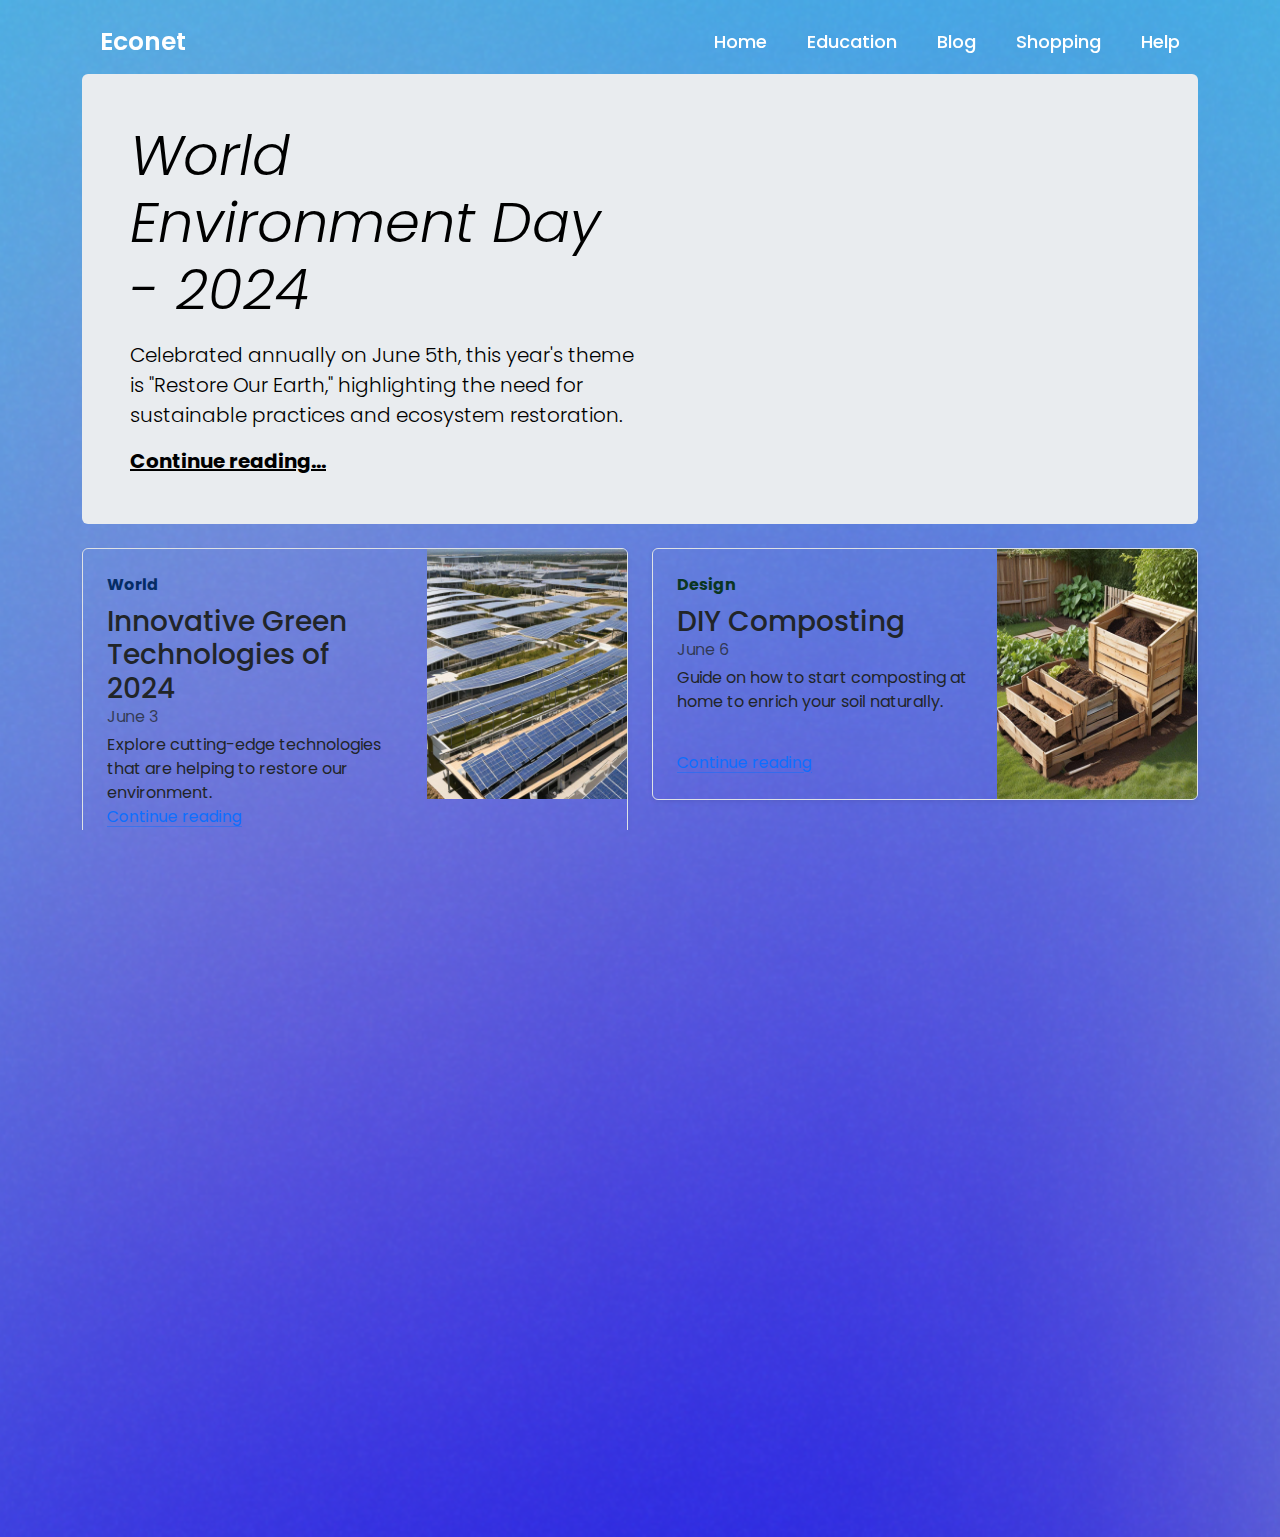
<file: public/blog.html>
<!DOCTYPE html>
<html lang="en">
<head>
    <meta charset="UTF-8">
    <meta name="viewport" content="width=device-width, initial-scale=1.0">
    <title>Blog</title>
    <link rel="stylesheet" href="../styles.css">
    <link href="https://cdn.jsdelivr.net/npm/bootstrap@5.3.3/dist/css/bootstrap.min.css" rel="stylesheet" integrity="sha384-QWTKZyjpPEjISv5WaRU9OFeRpok6YctnYmDr5pNlyT2bRjXh0JMhjY6hW+ALEwIH" crossorigin="anonymous">
</head>
<body>

  <header class="header">
    <a href="../index.html" class="logo">Econet</a>

    <nav class="navbar">
      <a href="./home.html">Home</a>
        <a href="./education.html">Education</a>
        <a href="./blog.html">Blog</a>
        <a href="#">Shopping</a>
        <a href="#">Help</a>
          
        </nav>
        <img class="menu" src="../images/menu.png" alt="">
    
        <div class="dropdown">
          <a href="./home.html">Home</a>
            <a href="./education.html">Education</a>
            <a href="./blog.html">Blog</a>
            <a href="./public/#">Quiz</a>
            <a href="./public/#">Help</a>
        </div>
      </header>
<div style="display: inline-block; height: 10px; width: fit-content;"></div>
    <main class="container">
        <div class="p-4 p-md-5 mb-4 rounded text-body-emphasis bg-body-secondary">
          <div class="col-lg-6 px-0">
            <h1 class="display-4 fst-italic">World Environment Day - 2024</h1>
            <p class="lead my-3">Celebrated annually on June 5th,  this year's theme is "Restore Our Earth," highlighting the need for sustainable practices and ecosystem restoration.</p>
            <p class="lead mb-0"><a href="#" class="text-body-emphasis fw-bold">Continue reading...</a></p>
          </div>
        </div>
      
        <div class="row mb-2">
          <div class="col-md-6">
            <div class="row g-0 border rounded overflow-hidden flex-md-row mb-4 shadow-sm h-md-250 position-relative">
              <div class="col p-4 d-flex flex-column position-static">
                <strong class="d-inline-block mb-2 text-primary-emphasis">World</strong>
                <h3 class="mb-0">Innovative Green Technologies of 2024</h3>
                <div class="mb-1 text-body-secondary">June 3</div>
                <p class="card-text mb-auto">Explore cutting-edge technologies that are helping to restore our environment.</p>
                <a href="#" class="icon-link gap-1 icon-link-hover stretched-link">
                  Continue reading
                  <svg class="bi"><use xlink:href="#chevron-right"></use></svg>
                </a>
              </div>
              <div class="col-auto d-none d-lg-block">
                <img class="bd-placeholder-img" width="200" height="250" src="../images/Innovative.png" alt="Placeholder: Thumbnail" role="img" aria-label="Placeholder: Thumbnail" preserveAspectRatio="xMidYMid slice" focusable="false">              </div>
            </div>
          </div>
          <div class="col-md-6">
            <div class="row g-0 border rounded overflow-hidden flex-md-row mb-4 shadow-sm h-md-250 position-relative">
              <div class="col p-4 d-flex flex-column position-static">
                <strong class="d-inline-block mb-2 text-success-emphasis">Design</strong>
                <h3 class="mb-0">DIY Composting</h3>
                <div class="mb-1 text-body-secondary">June 6</div>
                <p class="mb-auto">Guide on how to start composting at home to enrich your soil naturally.</p>
                <a href="#" class="icon-link gap-1 icon-link-hover stretched-link">
                  Continue reading
                  <svg class="bi"><use xlink:href="#chevron-right"></use></svg>
                </a>
              </div>
              <div class="col-auto d-none d-lg-block">
                <img class="bd-placeholder-img" width="200" height="250" src="../images/DIY.png" alt="Placeholder: Thumbnail" role="img" aria-label="Placeholder: Thumbnail" preserveAspectRatio="xMidYMid slice" focusable="false">
              </div>
            </div>
          </div>
        </div>
      
        <div class="row g-5">
          <div class="col-md-8">
            <h3 class="pb-4 mb-4 fst-italic border-bottom">
              
            </h3>
      
            <article class="blog-post">
              <h2 class="display-5 link-body-emphasis mb-1">Our Land, Our Future</h2>
              <p class="blog-post-meta">June 3, 2024 by <a href="#">Arvind Kumar</a></p>
              
              <p>The Vital Role of Soil Health in Securing Tomorrow</p>
              <hr>
              <p>As we celebrate World Environment Day, it's crucial to reflect on the theme "Restore Our Earth." Central to this mission is recognizing the fundamental role that soil health plays in securing a sustainable and thriving future for our planet. Our land is not just the ground beneath our feet; it is the foundation of our ecosystems, agriculture, and ultimately, our survival. Hence, "Our Land, Our Future" serves as a poignant reminder of our responsibility to restore and maintain soil health for future generations.</p>
              <h2>Understanding Soil Health</h2>
              <p>Healthy soil is teeming with life. It is a complex ecosystem composed of minerals, organic matter, water, air, and a vast array of organisms, from bacteria and fungi to insects and earthworms. This dynamic mix supports plant growth, stores carbon, filters water, and provides the foundation for biodiversity. When soil is healthy, it can better withstand the impacts of climate change, such as extreme weather events, and continue to support agricultural productivity.</p>
              <h2>The Threats to Our Soil</h2>
              <p>Unfortunately, soil health is under threat from a variety of human activities. Industrial agriculture, deforestation, urbanization, and pollution have led to widespread soil degradation. This degradation manifests as erosion, loss of organic matter, compaction, and contamination, which collectively reduce the soil's ability to perform its essential functions.</p>
              <h2>The Importance of Soil Restoration</h2>
              <p>Restoring soil health is critical for several reasons:</p>
              <ul>
                <li><strong>Food Security:</strong> Healthy soil is the cornerstone of sustainable agriculture. It supports higher crop yields and reduces the need for chemical fertilizers and pesticides, which can harm the environment.</li>
                <li><strong>Climate Change Mitigation:</strong> Soil acts as a significant carbon sink. By adopting practices that enhance soil health, such as no-till farming and cover cropping, we can sequester carbon and help mitigate the impacts of climate change.</li>
                <li><strong>Water Management:</strong> Healthy soil improves water infiltration and retention, reducing the risk of floods and droughts. It also filters pollutants, ensuring cleaner water supplies.</li>
                <li><strong>Biodiversity:</strong> Soil is a habitat for countless organisms, and healthy soil supports plant diversity, which in turn supports broader ecosystem diversity.</li>
              </ul>
              <h2>How You Can Help Restore Our Land</h2>
              <p>There are several ways you can contribute to soil restoration:</p>
              <ul>
                <li><strong>Composting:</strong> Start composting kitchen and garden waste. Compost adds vital organic matter to the soil, improving its structure and fertility.</li>
                <li><strong>Plant Cover Crops:</strong> If you have a garden, consider planting cover crops during the off-season. These plants protect the soil from erosion, add organic matter, and improve soil health.</li>
                <li><strong>Reduce Chemical Use:</strong> Limit the use of chemical fertilizers and pesticides. Opt for organic alternatives that support soil health.</li>
                <li><strong>Practice No-Till Gardening:</strong> No-till methods preserve soil structure and protect the myriad organisms that live in the soil.</li>
                <li><strong>Support Sustainable Agriculture:</strong> Purchase food from local farmers who use sustainable practices. This supports the broader adoption of soil-friendly agricultural techniques.</li>
                <li><strong>Educate and Advocate:</strong> Raise awareness about the importance of soil health in your community. Advocate for policies that support sustainable land use and soil conservation.</li>
              </ul>
              <h2>A Collective Responsibility</h2>
              <p>Restoring our soil is not just a task for farmers and scientists; it is a collective responsibility that requires action from all sectors of society. Governments, businesses, communities, and individuals must work together to implement and support soil-friendly practices.</p>
              <h2>Conclusion</h2>
              <p>On this World Environment Day, let's commit to protecting and restoring our land for the sake of our future. Healthy soil is the bedrock of a healthy planet, and by prioritizing soil health, we can ensure that our land remains fertile and productive for generations to come.</p>
              <p>Remember, our land is our future. By nurturing it today, we are securing a better tomorrow for all. Let's make "Restore Our Earth" not just a theme but a call to action that resonates through every aspect of our lives.</p>
            </article>
            
      
            <article class="blog-post">
              <h2 class="display-5 link-body-emphasis mb-1">The Hidden World Beneath Our Feet: Exploring Soil Microorganisms</h2>
              <p class="blog-post-meta">June 21, 2024 by <a href="#">Kunal Singh</a></p>
            
              <p>Soil, often overlooked, harbors a bustling community of microorganisms that play a crucial role in ecosystem health. These tiny organisms, including bacteria, fungi, and archaea, form intricate networks underground that support plant growth and nutrient cycling. As we delve deeper into understanding soil microbiology, we uncover a world teeming with life and interconnectedness.</p>
              
              <blockquote>
                <p>“The diversity of soil microorganisms is astounding. Each gram of soil can contain thousands of different species, all working together in a complex web of interactions.”</p>
              </blockquote>
              
              <p>Recent research has highlighted the importance of these microorganisms in maintaining soil fertility and resilience. They break down organic matter, releasing nutrients that plants can absorb, and contribute to soil structure by producing substances that bind soil particles together.</p>
              
              <h3>Exploring Soil Microbial Communities</h3>
              
              <p>Scientists use advanced techniques such as DNA sequencing and metagenomics to study soil microbial communities. These methods reveal the diversity and functional capabilities of microorganisms in different soil types and ecosystems.</p>
              
              <h3>Land Degradation and Conservation Efforts by some countries</h3>
              <p>Let's explore some key findings:</p>
              
              <table class="table">
                <thead>
                  <tr>
                    <th>Country</th>
                    <th>Land Degradation (%)</th>
                    <th>Conservation Efforts</th>
                  </tr>
                </thead>
                <tbody>
                  <tr>
                    <td>India</td>
                    <td>29%</td>
                    <td>Implementation of watershed management programs.</td>
                  </tr>
                  <tr>
                    <td>United States</td>
                    <td>10%</td>
                    <td>Adoption of cover cropping and rotational grazing.</td>
                  </tr>
                  <tr>
                    <td>Brazil</td>
                    <td>17%</td>
                    <td>Expansion of agroforestry systems in Amazon regions.</td>
                  </tr>
                </tbody>
                <tfoot>
                  <tr>
                    <td>Total</td>
                    <td>56%</td>
                    <td>Global initiatives include reforestation and soil erosion control.</td>
                  </tr>
                </tfoot>
              </table>
              
            
              <p>These findings underscore the vital role of soil microorganisms in sustaining agricultural productivity and preserving natural ecosystems. By understanding and nurturing these unseen allies, we can promote soil health and contribute to global efforts in sustainable land management.</p>
            </article>
            
      
            <article class="blog-post">
              <h2 class="display-5 link-body-emphasis mb-1">Conserving Biodiversity: Our Responsibility Towards the Environment</h2>
              <p class="blog-post-meta">June 21, 2024 by <a href="#">Dhanush Chaithanya</a></p>
            
              <p>Biodiversity, the variety of life on Earth, is fundamental to the health and stability of our planet's ecosystems. As we face unprecedented challenges like climate change and habitat destruction, conserving biodiversity has become more critical than ever. It is not just about protecting species but also about safeguarding essential ecosystem services that support human well-being.</p>
              
              <ul>
                <li>Enhancing protected areas to preserve endangered species habitats.</li>
                <li>Supporting sustainable agriculture practices to minimize habitat loss.</li>
                <li>Advocating for policies that promote wildlife corridors and connectivity.</li>
              </ul>
              
              <p>Every action we take to conserve biodiversity contributes to the resilience of our natural environments and ensures a sustainable future for generations to come.</p>
            </article>
            
      
            <nav class="blog-pagination" aria-label="Pagination">
              <a class="btn btn-outline-primary rounded-pill" href="#">Older</a>
              <a class="btn btn-outline-secondary rounded-pill disabled" aria-disabled="true">Newer</a>
            </nav>
      
          </div>
      
          <div class="col-md-4">
            <div class="position-sticky" style="top: 2rem;">
              <div class="p-4 mb-3 bg-body-tertiary rounded">
                <h4 class="fst-italic">About</h4>
                <p class="mb-0">Explore sustainable practices, conservation efforts, and eco-friendly lifestyles. Join us in protecting our planet for future generations.</p>
              </div>
                
              
      
              <div>
                <h4 class="fst-italic">Recent Environmental Posts</h4>
                <ul class="list-unstyled">
                  <li>
                    <a class="d-flex flex-column flex-lg-row gap-3 align-items-start align-items-lg-center py-3 link-body-emphasis text-decoration-none border-top" href="#">
                      <img class="bd-placeholder-img" width="100%" height="96" src="../images/urban.png" alt="Thumbnail Image" aria-hidden="true" preserveAspectRatio="xMidYMid slice" focusable="false">
                      <div class="col-lg-8">
                        <h6 class="mb-0">Restoring Urban Green Spaces: A Community Initiative</h6>
                        <small class="text-body-secondary">June 21, 2024</small>
                      </div>
                    </a>
                    
                  </li>
                  <li>
                    <a class="d-flex flex-column flex-lg-row gap-3 align-items-start align-items-lg-center py-3 link-body-emphasis text-decoration-none border-top" href="#">
                      <img class="bd-placeholder-img" width="100%" height="96" src="../images/turtle.png" alt="Thumbnail Image" aria-hidden="true" preserveAspectRatio="xMidYMid slice" focusable="false">
                      <div class="col-lg-8">
                        <h6 class="mb-0">The Impact of Plastic Pollution on Marine Ecosystems</h6>
                        <small class="text-body-secondary">June 20, 2024</small>
                      </div>
                    </a>
                    
                    </a>
                  </li>
                  <li>
                    <a class="d-flex flex-column flex-lg-row gap-3 align-items-start align-items-lg-center py-3 link-body-emphasis text-decoration-none border-top" href="#">
                      <img class="bd-placeholder-img" width="100%" height="96" src="../images/agriculture.png" alt="Thumbnail Image" aria-hidden="true" preserveAspectRatio="xMidYMid slice" focusable="false">
                      <div class="col-lg-8">
                        <h6 class="mb-0">Sustainable Agriculture Practices for Climate Resilience</h6>
                        <small class="text-body-secondary">June 19, 2024</small>
                      </div>
                    </a>

                  </li>
                </ul>
              </div>
              
      
              <div class="p-4">
                <h4 class="fst-italic">Archives</h4>
                <ol class="list-unstyled mb-0">
                  <li><a href="#">March 2021</a></li>
                  <li><a href="#">February 2021</a></li>
                  <li><a href="#">January 2021</a></li>
                  <li><a href="#">December 2020</a></li>
                  <li><a href="#">November 2020</a></li>
                  <li><a href="#">October 2020</a></li>
                  <li><a href="#">September 2020</a></li>
                  <li><a href="#">August 2020</a></li>
                  <li><a href="#">July 2020</a></li>
                  <li><a href="#">June 2020</a></li>
                  <li><a href="#">May 2020</a></li>
                  <li><a href="#">April 2020</a></li>
                </ol>
              </div>
      
              <div class="p-4">
                <h4 class="fst-italic">Elsewhere</h4>
                <ol class="list-unstyled">
                  <li><a href="#">GitHub</a></li>
                  <li><a href="#">Twitter</a></li>
                  <li><a href="#">Facebook</a></li>
                </ol>
              </div>
            </div>
          </div>
        </div>
      
      </main>
      <iframe
src="https://www.chatbase.co/chatbot-iframe/GNTxM-e1sRINgJYZlyB4Z"
width="100%"
style="height: 100%; min-height: 700px"
frameborder="0"
></iframe>

<script>
  window.embeddedChatbotConfig = {
  chatbotId: "GNTxM-e1sRINgJYZlyB4Z",
  domain: "www.chatbase.co"
  }
  </script>
  <script
  src="https://www.chatbase.co/embed.min.js"
  chatbotId="GNTxM-e1sRINgJYZlyB4Z"
  domain="www.chatbase.co"
  defer>
  </script>

      <script>
        const toggleBtn = document.querySelector(".menu");
        const dropdown = document.querySelector(".dropdown");
        
        toggleBtn.addEventListener("click", function(){
          dropdown.classList.toggle("open")
        });
    
      </script>

      <script src="https://cdn.jsdelivr.net/npm/bootstrap@5.3.3/dist/js/bootstrap.bundle.min.js" integrity="sha384-YvpcrYf0tY3lHB60NNkmXc5s9fDVZLESaAA55NDzOxhy9GkcIdslK1eN7N6jIeHz" crossorigin="anonymous"></script>
    
</body>
</html>
</file>
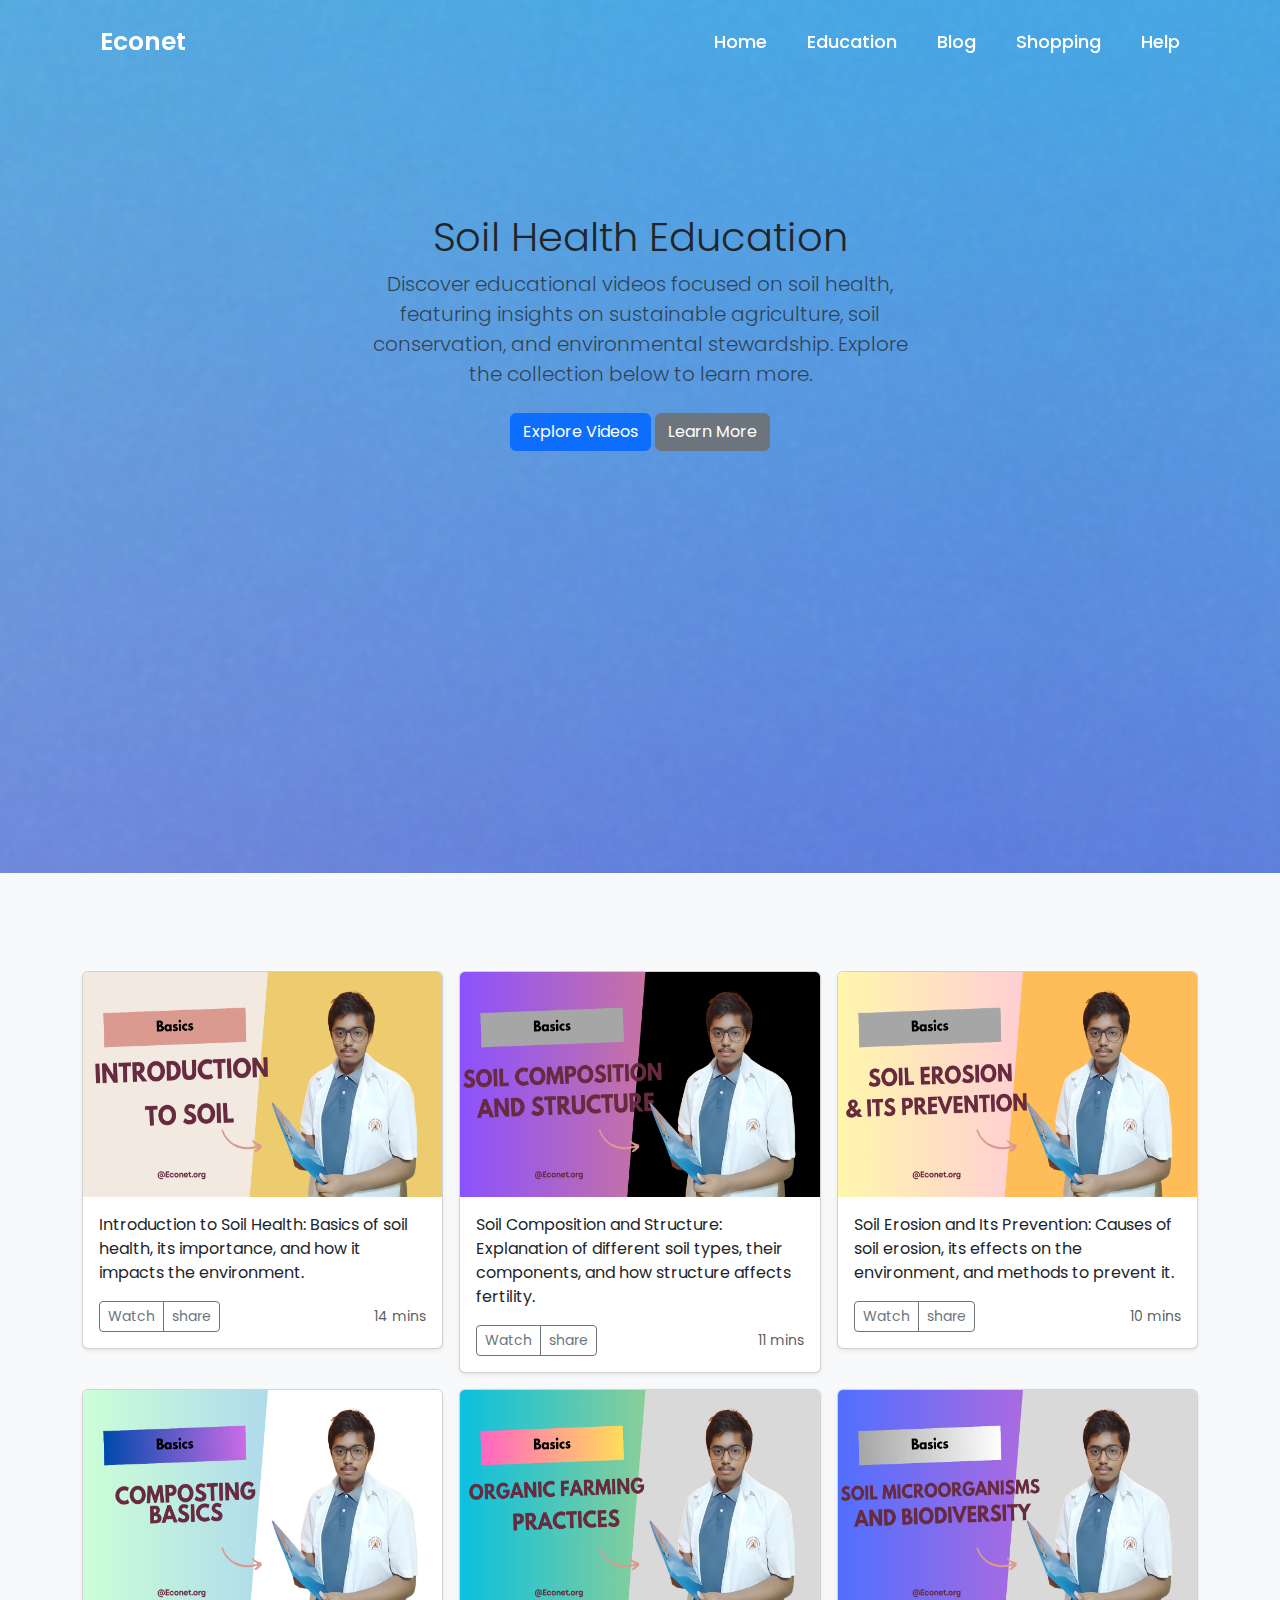
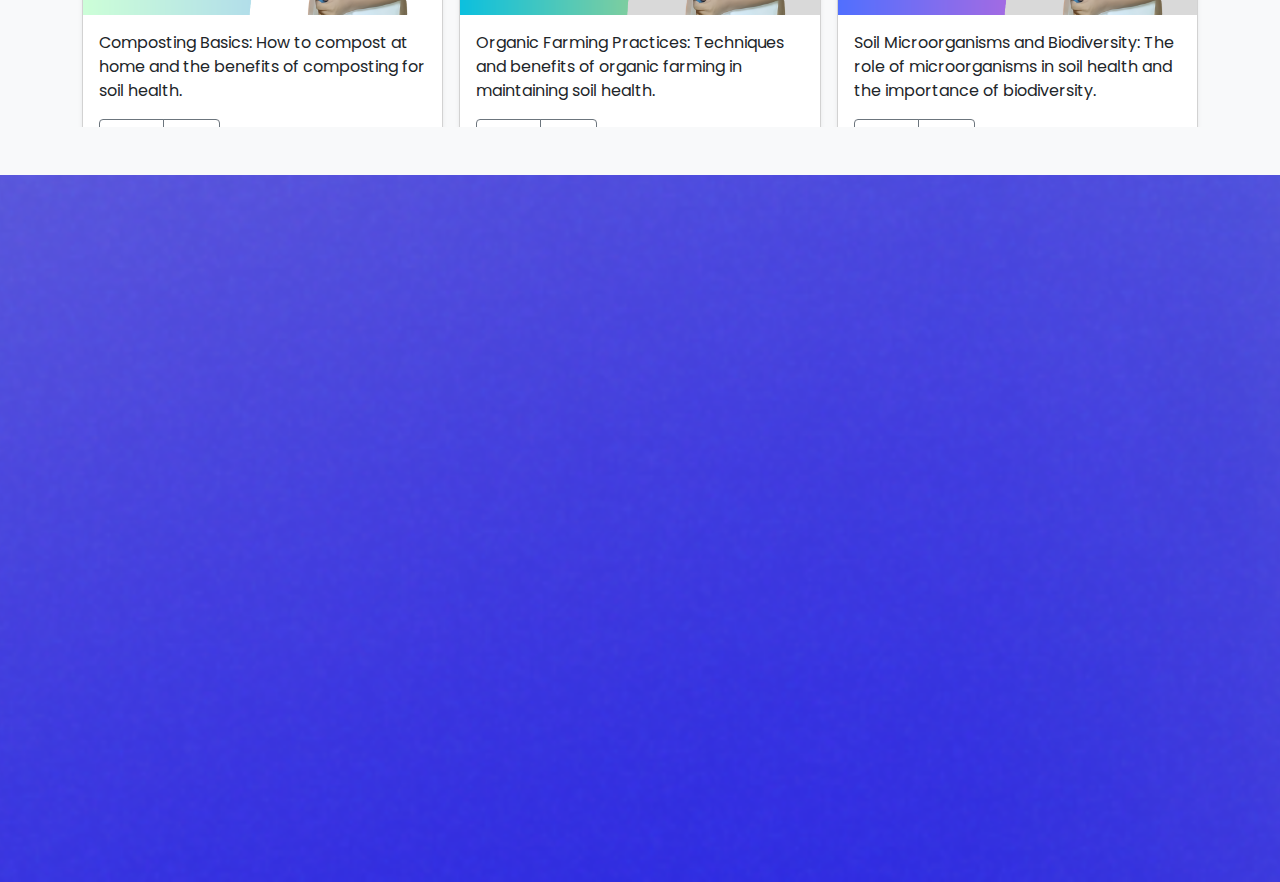
<file: public/education.html>
<!DOCTYPE html>
<html lang="en">
<head>
    <meta charset="UTF-8">
    <meta name="viewport" content="width=device-width, initial-scale=1.0">
    <title>Home</title>
    <link href="https://cdn.jsdelivr.net/npm/bootstrap@5.3.3/dist/css/bootstrap.min.css" rel="stylesheet" integrity="sha384-QWTKZyjpPEjISv5WaRU9OFeRpok6YctnYmDr5pNlyT2bRjXh0JMhjY6hW+ALEwIH" crossorigin="anonymous">
    <link rel="stylesheet" href="../styles.css">
</head>
<body>
    <header class="header">
        <a href="../index.html" class="logo">Econet</a>
    
        <nav class="navbar">
          <a href="./home.html">Home</a>
            <a href="./education.html">Education</a>
            <a href="./blog.html">Blog</a>
            <a href="#">Shopping</a>
            <a href="#">Help</a>
          
        </nav>
        <img class="menu" src="../images/menu.png" alt="">
    
        <div class="dropdown">
          <a href="./home.html">Home</a>
            <a href="./education.html">Education</a>
            <a href="./blog.html">Blog</a>
            <a href="./public/#">Quiz</a>
            <a href="./public/#">Help</a>
        </div>
      </header>

      <div style="display: inline-block; height: 60px; width: fit-content;"></div>

    <main>

      <section class="py-5 text-center container">
        <div class="row py-lg-5">
          <div class="col-lg-6 col-md-8 mx-auto">
            <h1 class="fw-light">Soil Health Education</h1>
            <p class="lead text-body-secondary">Discover educational videos focused on soil health, featuring insights on sustainable agriculture, soil conservation, and environmental stewardship. Explore the collection below to learn more.</p>
            <p>
              <a href="#" class="btn btn-primary my-2">Explore Videos</a>
              <a href="#" class="btn btn-secondary my-2">Learn More</a>
            </p>
          </div>
        </div>  
      </section>

      
        <div class="album py-5 bg-body-tertiary">
          <div class="container">

            <div class="row row-cols-1 row-cols-sm-2 row-cols-md-3 g-3">
              <div class="col">
                <div class="card shadow-sm">
                  <img class="bd-placeholder-img card-img-top" width="100%" height="225" src="../images/Econet Organization (2).png" alt="Thumbnail">
                  <div class="card-body">
                    <p class="card-text">Introduction to Soil Health: Basics of soil health, its importance, and how it impacts the environment.</p>
                    <div class="d-flex justify-content-between align-items-center">
                      <div class="btn-group">
                        <button type="button" class="btn btn-sm btn-outline-secondary">Watch</button>
                        <button type="button" class="btn btn-sm btn-outline-secondary">share</button>
                      </div>
                      <small class="text-body-secondary">14 mins</small>
                    </div>
                  </div>
                </div>
              </div>
              <div class="col">
                <div class="card shadow-sm">
                  <img class="bd-placeholder-img card-img-top" width="100%" height="225" src="../images/Econet Organization (3).png" alt="Thumbnail">
                  <div class="card-body">
                    <p class="card-text">Soil Composition and Structure: Explanation of different soil types, their components, and how structure affects fertility.</p>
                    <div class="d-flex justify-content-between align-items-center">
                      <div class="btn-group">
                        <button type="button" class="btn btn-sm btn-outline-secondary">Watch</button>
                        <button type="button" class="btn btn-sm btn-outline-secondary">share</button>
                      </div>
                      <small class="text-body-secondary">11 mins</small>
                    </div>
                  </div>
                </div>
              </div>
              <div class="col">
                <div class="card shadow-sm">
                  <img class="bd-placeholder-img card-img-top" width="100%" height="225" src="../images/Econet Organization (4).png" alt="Thumbnail">
                  <div class="card-body">
                    <p class="card-text">Soil Erosion and Its Prevention: Causes of soil erosion, its effects on the environment, and methods to prevent it.</p>
                    <div class="d-flex justify-content-between align-items-center">
                      <div class="btn-group">
                        <button type="button" class="btn btn-sm btn-outline-secondary">Watch</button>
                        <button type="button" class="btn btn-sm btn-outline-secondary">share</button>
                      </div>
                      <small class="text-body-secondary">10 mins</small>
                    </div>
                  </div>
                </div>
              </div>
          
              <div class="col">
                <div class="card shadow-sm">
                  <img class="bd-placeholder-img card-img-top" width="100%" height="225" src="../images/Econet Organization (5).png" alt="Thumbnail">
                  <div class="card-body">
                    <p class="card-text">Composting Basics: How to compost at home and the benefits of composting for soil health.</p>
                    <div class="d-flex justify-content-between align-items-center">
                      <div class="btn-group">
                        <button type="button" class="btn btn-sm btn-outline-secondary">Watch</button>
                        <button type="button" class="btn btn-sm btn-outline-secondary">share</button>
                      </div>
                      <small class="text-body-secondary">12 mins</small>
                    </div>
                  </div>
                </div>
              </div>
              
              <div class="col">
                <div class="card shadow-sm">
                  <img class="bd-placeholder-img card-img-top" width="100%" height="225" src="../images/Econet Organization (6).png" alt="Thumbnail">
                  <div class="card-body">
                    <p class="card-text">Organic Farming Practices: Techniques and benefits of organic farming in maintaining soil health.</p>
                    <div class="d-flex justify-content-between align-items-center">
                      <div class="btn-group">
                        <button type="button" class="btn btn-sm btn-outline-secondary">Watch</button>
                        <button type="button" class="btn btn-sm btn-outline-secondary">share</button>
                      </div>
                      <small class="text-body-secondary">7 mins</small>
                    </div>
                  </div>
                </div>
              </div>
          
              <div class="col">
                <div class="card shadow-sm">
                  <img class="bd-placeholder-img card-img-top" width="100%" height="225" src="../images/Econet Organization (8).png " alt="Thumbnail">
                  <div class="card-body">
                    <p class="card-text">Soil Microorganisms and Biodiversity: The role of microorganisms in soil health and the importance of biodiversity.</p>
                    <div class="d-flex justify-content-between align-items-center">
                      <div class="btn-group">
                        <button type="button" class="btn btn-sm btn-outline-secondary">Watch</button>
                        <button type="button" class="btn btn-sm btn-outline-secondary">share</button>
                      </div>
                      <small class="text-body-secondary">15 mins</small>
                    </div>
                  </div>
                </div>
              </div>
          
              <div class="col">
                <div class="card shadow-sm">
                  <img class="bd-placeholder-img card-img-top" width="100%" height="225" src="../images/Econet Organization (7).png" alt="Thumbnail">
                  <div class="card-body">
                    <p class="card-text">Soil Testing and Analysis: How to test soil for nutrients and pH levels, and what the results mean for soil management.</p>
                    <div class="d-flex justify-content-between align-items-center">
                      <div class="btn-group">
                        <button type="button" class="btn btn-sm btn-outline-secondary">Watch</button>
                        <button type="button" class="btn btn-sm btn-outline-secondary">share</button>
                      </div>
                      <small class="text-body-secondary">9 mins</small>
                    </div>
                  </div>
                </div>
              </div>
          
            </div>
          </div>
          
</div>

      
      </main>
      <iframe
src="https://www.chatbase.co/chatbot-iframe/GNTxM-e1sRINgJYZlyB4Z"
width="100%"
style="height: 100%; min-height: 700px"
frameborder="0"
></iframe>

<script>
  window.embeddedChatbotConfig = {
  chatbotId: "GNTxM-e1sRINgJYZlyB4Z",
  domain: "www.chatbase.co"
  }
  </script>
  <script
  src="https://www.chatbase.co/embed.min.js"
  chatbotId="GNTxM-e1sRINgJYZlyB4Z"
  domain="www.chatbase.co"
  defer>
  </script>
  

    <script>
          document.addEventListener("DOMContentLoaded", function() {
    const navbar = document.querySelector(".header");

    window.addEventListener("scroll", function() {
        if (window.scrollY > 50) {
            navbar.classList.remove("transparent");
            navbar.classList.add("opaque");
        } else {
            navbar.classList.remove("opaque");
            navbar.classList.add("transparent");
        }
    });
});


    </script>
        <script>
          const toggleBtn = document.querySelector(".menu");
          const dropdown = document.querySelector(".dropdown");
          
          toggleBtn.addEventListener("click", function(){
            dropdown.classList.toggle("open")
          });
      
        </script>
      <script src="https://cdn.jsdelivr.net/npm/bootstrap@5.3.3/dist/js/bootstrap.bundle.min.js" integrity="sha384-YvpcrYf0tY3lHB60NNkmXc5s9fDVZLESaAA55NDzOxhy9GkcIdslK1eN7N6jIeHz" crossorigin="anonymous"></script>
</body>
</html>
</file>
<file: styles.css>
@import url('https://fonts.googleapis.com/css2?family=Poppins:wght@600&display=swap');


*{
    margin: 0;
    padding: 0;
    box-sizing: border-box;
    font-family: "Poppins", sans-serif;
}

body{
    min-height: 100vh;
    background: url('./images/home.png') no-repeat;
    background-size: cover;
    background-position: center;
}

.header{
    position: fixed;
    top: 0;
    left: 0;
    width: 100%;
    padding: 20px 100px;
    background: transparent;
    display: flex;
    justify-content: space-between;
    align-items: center;
    z-index: 100;
    border-bottom-left-radius: 10px;
    border-bottom-right-radius: 10px;
}

.logo{
    font-family: "Poppins", sans-serif;
    font-weight: 600;
    font-size: 25px;
    color: white;
    text-decoration: none;
    margin-left: 0;
}

.navbar a{
    position: relative;
    font-size: 18px;
    color: white;
    font-weight: 500;
    text-decoration: none;
    margin-left: 40px;
}

.navbar a::before{
    content: '';
    position: absolute;
    top: 100%;
    left: 0;
    width: 0;
    height: 2px;
    background: white;
    transition: .3s;
}

.navbar a:hover::before{
    width: 100%;
}

.menu{
    width: 50px;
    margin-right: -30px;
    display: none;
    cursor: pointer;
}

.dropdown{
    display: none;
    position: absolute;
    right: 2rem;
    top: 70px;
    height: 0;
    width: 250px;
    background: rgba(255, 255, 255, 0.123);
    border-radius: 15px;
    backdrop-filter: blur(15px);
    overflow: hidden;
    transition: height .2s cubic-bezier(0.175, 0.885, 0.32, 1.275);
}
.dropdown.open{
    height: 150px;
}

.dropdown a{
    display: block;
    position: relative;
    font-size: 18px;
    color: white;
    font-weight: 500;
    text-decoration: none;
    margin-right: 20px;
    margin-top: 3px;
    margin-bottom: 3px;
    text-align: right;
}


/* Responsiveness */

@media (max-width: 1040px){
    .navbar a{
        display: none;
    }
    .logo{
        margin-left: 0px;
    }
    .menu{
        display: flex;
    }
    .dropdown{
        display: block;
    }

}

.container{
    scroll-snap-type: y mandatory;
    overflow-y: scroll;
    height: 84vh;
    overflow: auto; /* Allows scrolling */
    scrollbar-width: none; /* For Firefox */
    margin-top: 50px;
    position: relative;
}

section{
    height: 84vh;
    display: flex;
    scroll-snap-align: start;
    overflow: auto; /* Allows scrolling */
}
.HeroSec{
    justify-content: center;
    align-items: center;
}

body::-webkit-scrollbar {
    display: none; /* For Chrome, Safari, and Opera */
}

.earth{
    height: 100%;
    width: fit-content;
    position: absolute;
}
.textOverlay {
    position: absolute;
    top: 50%;
    left: 50%;
    transform: translate(-50%, -50%);
    text-align: center;
    font-size: 40px;
    color: white;
}
.heroTitle{
    background-color: rgba(0, 0, 0, 0.5); /* Optional: Add background color with transparency for better readability */
    border-radius: 5px; /* Optional: Rounded corners */
}

.features{
    color: white;
    font-size: 30px;
    display: block;
}

.experts{
    margin-top: 20px;
    display: flex;
    justify-content: center;
}

.transparent {
    background-color: transparent;
}

.opaque {
    background-color: rgba(0, 0, 0, 0.788);
}
</file>
